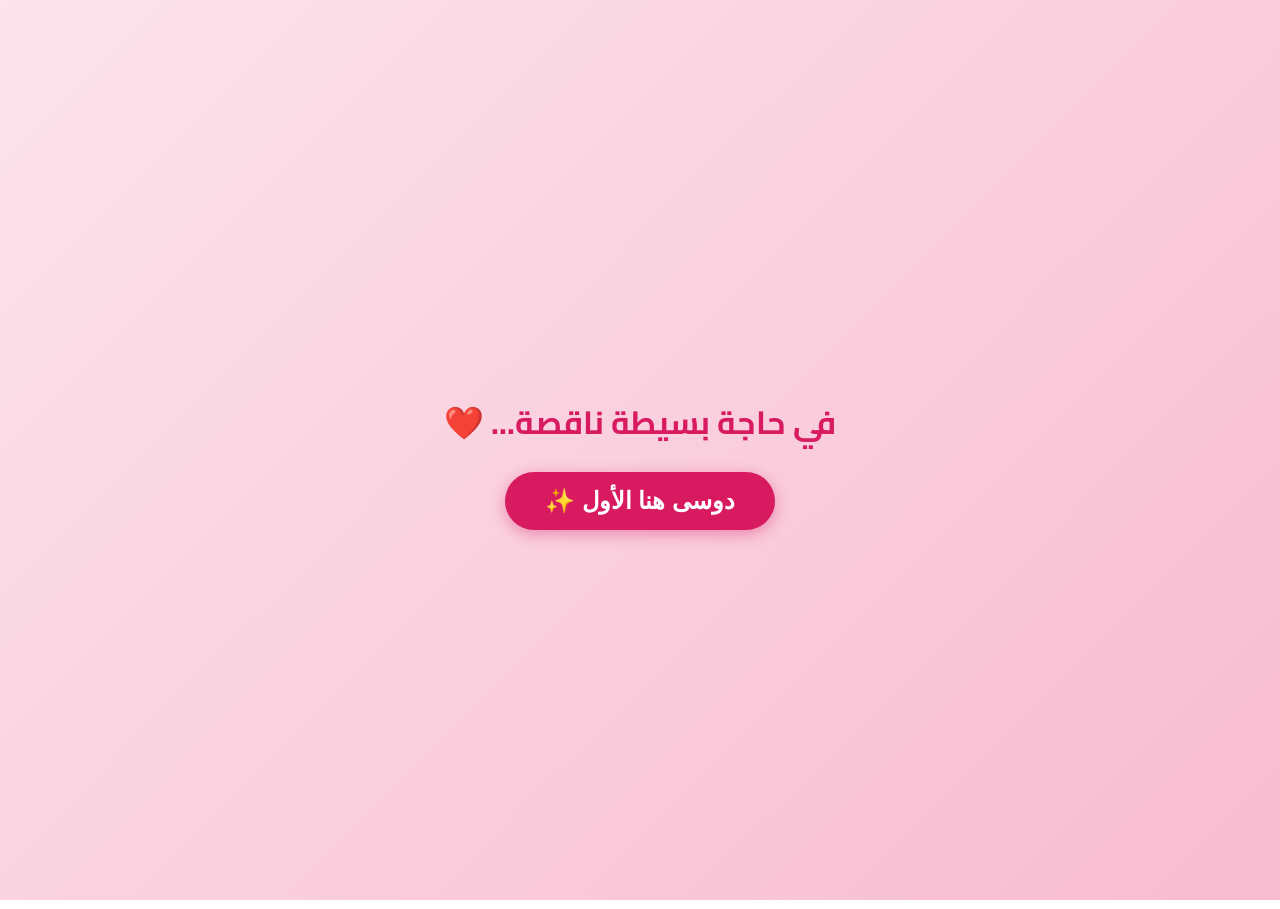
<file: index.html>
<!DOCTYPE html>
<html lang="ar" dir="rtl">
<head>
    <meta charset="UTF-8">
    <meta name="viewport" content="width=device-width, initial-scale=1.0">
    <title>ذكرياتنا الحلوة - أحمد وهاجر</title>
    <link href="https://fonts.googleapis.com/css2?family=Cairo:wght@400;700&display=swap" rel="stylesheet">
    <style>
        body, html {
            margin: 0;
            padding: 0;
            height: 100%;
            overflow: hidden;
            font-family: 'Cairo', sans-serif;
            background: linear-gradient(135deg, #fce4ec, #f8bbd0);
        }
        iframe {
            width: 100%;
            height: 100%;
            border: none;
        }
        #start-screen {
            position: absolute;
            top: 0;
            left: 0;
            width: 100%;
            height: 100%;
            background: linear-gradient(135deg, #fce4ec, #f8bbd0);
            display: flex;
            justify-content: center;
            align-items: center;
            flex-direction: column;
            z-index: 100;
        }
        .play-btn {
            padding: 15px 40px;
            background-color: #d81b60;
            color: white;
            border: none;
            border-radius: 30px;
            font-weight: bold;
            font-size: 1.5em;
            cursor: pointer;
            box-shadow: 0 4px 15px rgba(216,27,96,0.4);
            transition: transform 0.3s ease;
        }
        .play-btn:hover {
            transform: translateY(-3px);
            background-color: #ad1457;
        }
    </style>
</head>
<body>

    <div id="start-screen">
        <h1 style="color: #d81b60; margin-bottom: 20px;">في حاجة بسيطة ناقصة... ❤️</h1>
        <button class="play-btn" onclick="startExperience()">دوسى هنا الأول ✨</button>
    </div>

    <audio id="bg-music" loop>
        <source src="song.mp3" type="audio/mp3">
    </audio>

    <iframe id="content-frame" src=""></iframe>

    <script>
        function startExperience() {
            document.getElementById('start-screen').style.display = 'none';
            document.getElementById('bg-music').play();
            document.getElementById('content-frame').src = 'welcome.html';
        }
    </script>

</body>
</html>
</file>
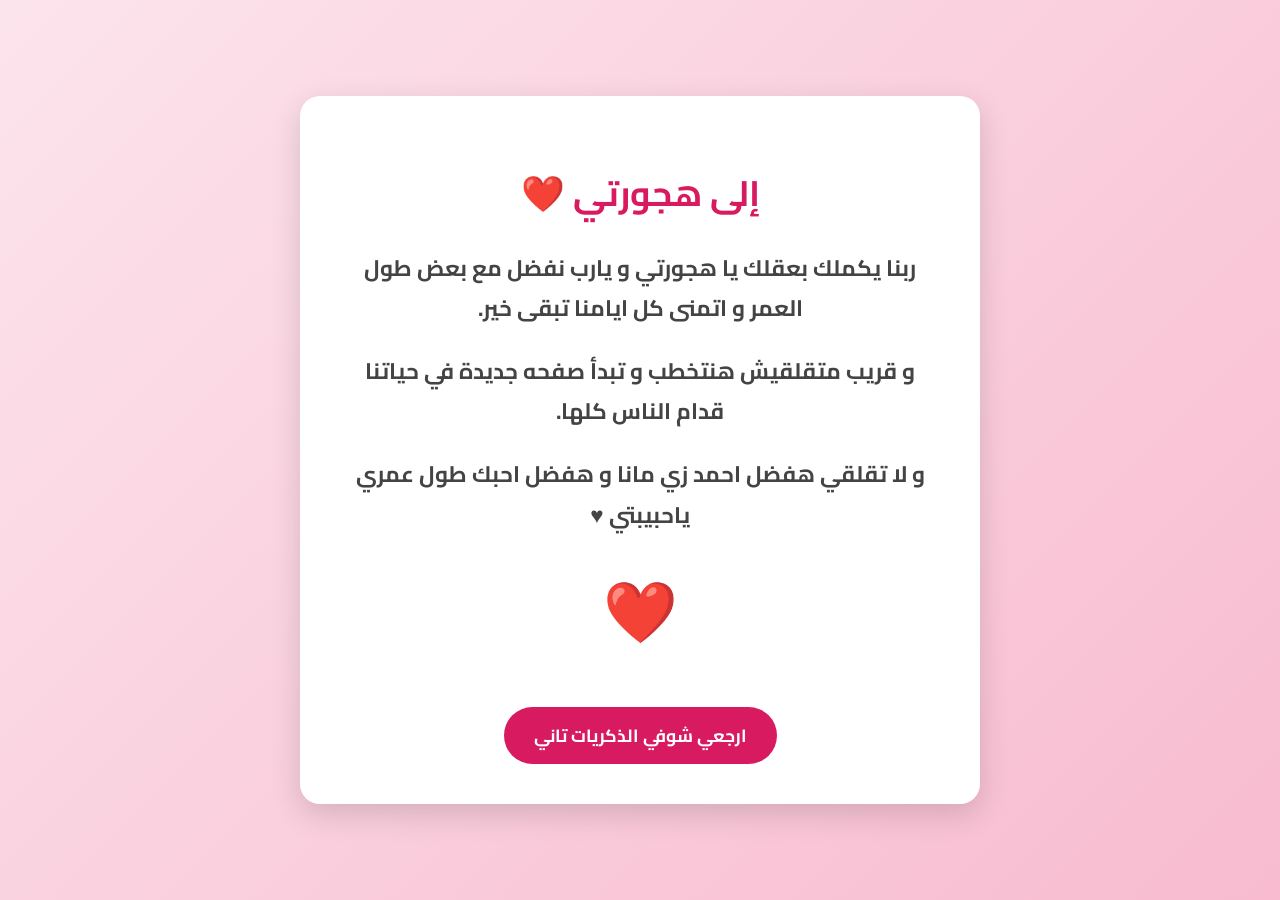
<file: ending.html>
<!DOCTYPE html>
<html lang="ar" dir="rtl">
<head>
    <meta charset="UTF-8">
    <meta name="viewport" content="width=device-width, initial-scale=1.0">
    <title>رسالة ختامية ❤️</title>
    <link href="https://fonts.googleapis.com/css2?family=Cairo:wght@400;700&display=swap" rel="stylesheet">
    <style>
        body {
            font-family: 'Cairo', sans-serif;
            background: linear-gradient(135deg, #fce4ec, #f8bbd0);
            margin: 0;
            height: 100vh;
            display: flex;
            align-items: center;
            justify-content: center;
            padding: 20px;
            box-sizing: border-box;
        }
        .letter-box {
            background: #fff;
            padding: 40px;
            border-radius: 20px;
            box-shadow: 0 10px 30px rgba(0,0,0,0.15);
            max-width: 600px;
            text-align: center;
            position: relative;
        }
        .letter-box h1 {
            color: #d81b60;
            margin-bottom: 20px;
            font-size: 2.2em;
        }
        .letter-box p {
            font-size: 1.4em;
            color: #444;
            line-height: 1.8;
            margin-bottom: 15px;
            font-weight: bold;
        }
        .heart {
            font-size: 60px;
            color: #d81b60;
            margin: 20px 0;
            animation: heartbeat 1.2s infinite;
        }
        @keyframes heartbeat {
            0% { transform: scale(1); }
            14% { transform: scale(1.3); }
            28% { transform: scale(1); }
            42% { transform: scale(1.3); }
            70% { transform: scale(1); }
        }
        .back-btn {
            display: inline-block;
            margin-top: 20px;
            padding: 12px 30px;
            background-color: #d81b60;
            color: white;
            text-decoration: none;
            border-radius: 30px;
            font-weight: bold;
            font-size: 1.1em;
            transition: background 0.3s ease, transform 0.3s ease;
        }
        .back-btn:hover {
            background-color: #ad1457;
            transform: translateY(-3px);
        }
    </style>
</head>
<body>

    <div class="letter-box">
        <h1>إلى هجورتي ❤️</h1>
        <p>ربنا يكملك بعقلك يا هجورتي و يارب نفضل مع بعض طول العمر و اتمنى كل ايامنا تبقى خير.</p>
        <p>و قريب متقلقيش هنتخطب و تبدأ صفحه جديدة في حياتنا قدام الناس كلها.</p>
        <p>و لا تقلقي هفضل احمد زي مانا و هفضل احبك طول عمري ياحبيبتي ♥</p>
        
        <div class="heart">❤️</div>
        
        <!-- الزرار ده هيرجعها للصفحة الأولى لو حبت تعيد الذكريات -->
        <a href="welcome.html" class="back-btn">ارجعي شوفي الذكريات تاني</a>
    </div>

</body>
</html>
</file>
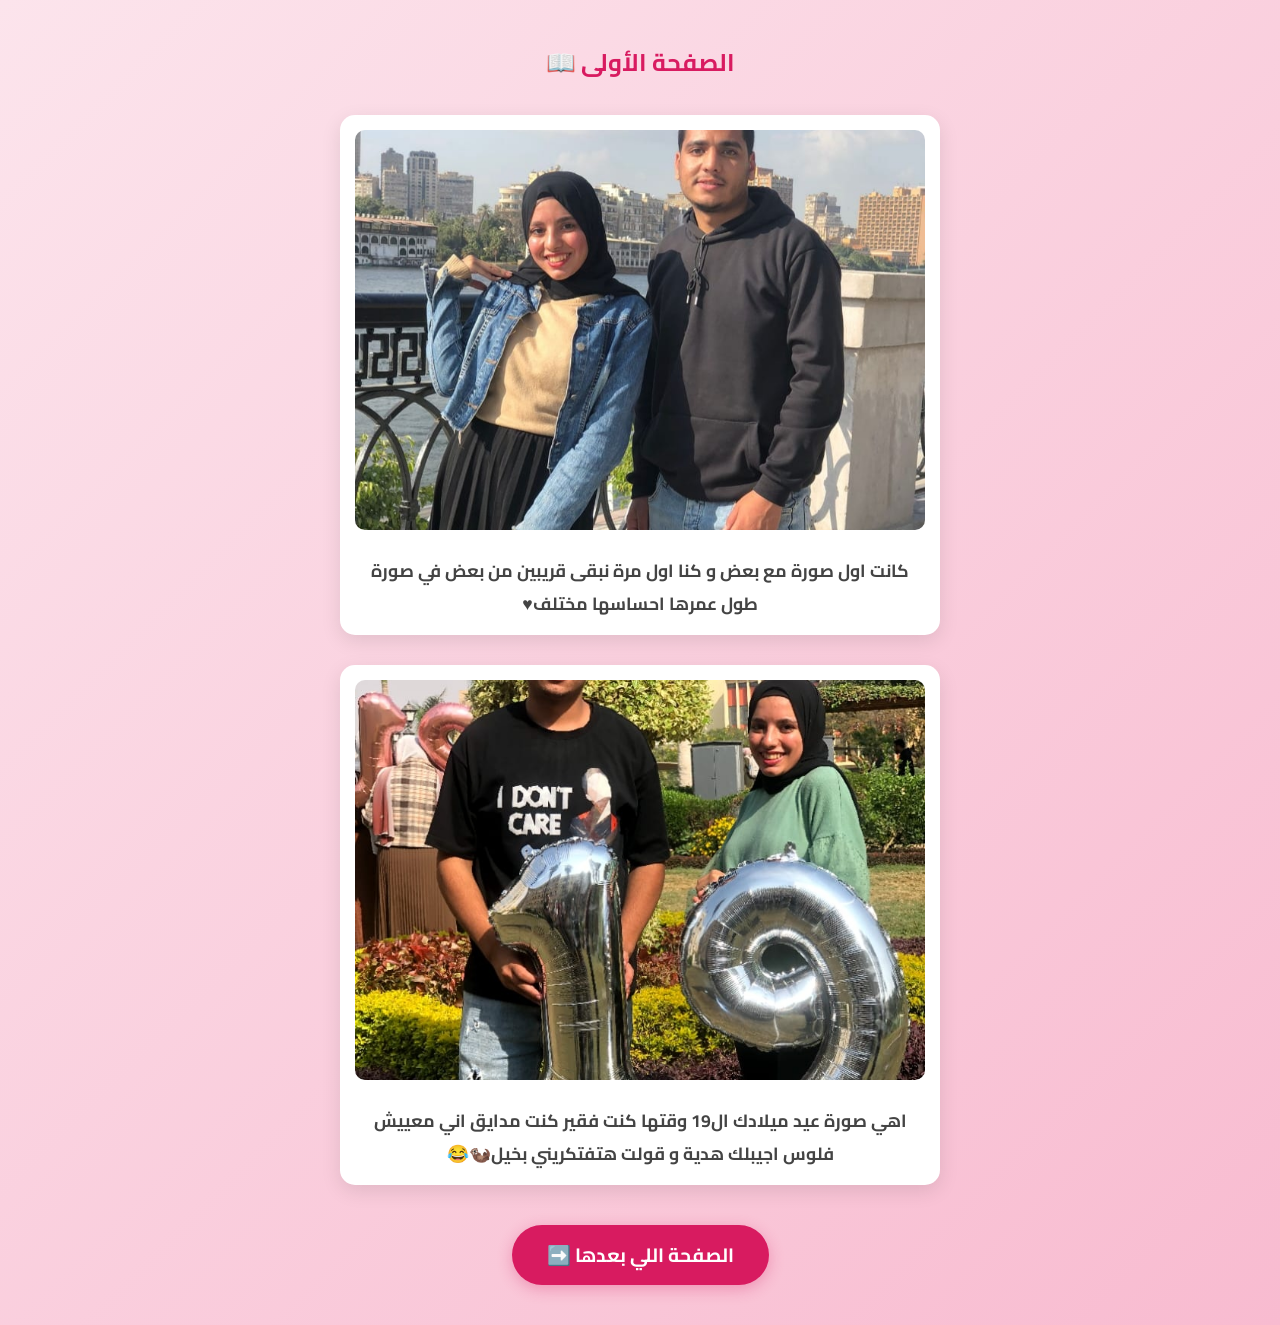
<file: page1.html>
<!DOCTYPE html>
<html lang="ar" dir="rtl">
<head>
    <meta charset="UTF-8">
    <meta name="viewport" content="width=device-width, initial-scale=1.0">
    <title>الصفحة الأولى - ذكرياتنا</title>
    <link href="https://fonts.googleapis.com/css2?family=Cairo:wght@400;700&display=swap" rel="stylesheet">
    <style>
        body {
            font-family: 'Cairo', sans-serif;
            background: linear-gradient(135deg, #fce4ec, #f8bbd0);
            margin: 0;
            padding: 20px;
            color: #333;
            display: flex;
            flex-direction: column;
            align-items: center;
        }
        h2 { color: #d81b60; margin-bottom: 30px; }
        .gallery {
            display: flex;
            flex-direction: column;
            gap: 30px;
            max-width: 600px;
            width: 100%;
        }
        .card {
            background: #fff;
            padding: 15px;
            border-radius: 15px;
            box-shadow: 0 6px 20px rgba(0,0,0,0.1);
        }
        .card img {
            width: 100%;
            border-radius: 10px;
            max-height: 400px;
            object-fit: cover;
        }
        .caption {
            margin-top: 15px;
            font-size: 1.1em;
            text-align: center;
            color: #444;
            font-weight: bold;
        }
        .next-btn {
            margin-top: 40px;
            margin-bottom: 20px;
            padding: 12px 35px;
            background-color: #d81b60;
            color: white;
            text-decoration: none;
            border-radius: 30px;
            font-weight: bold;
            font-size: 1.2em;
            box-shadow: 0 4px 15px rgba(216,27,96,0.3);
        }
    </style>
</head>
<body>

    <h2>الصفحة الأولى 📖</h2>

    <div class="gallery">
        <!-- الصورة الأولى -->
        <div class="card">
            <img src="IMG_٢٠٢٦٠٨١١_٠٠٥١٤٨.jpg" alt="صورة 1">
            <div class="caption">كانت اول صورة مع بعض و كنا اول مرة نبقى قريبين من بعض في صورة طول عمرها احساسها مختلف♥</div>
        </div>

        <!-- الصورة التانية -->
        <div class="card">
            <img src="IMG_٢٠٢٦٠٨١١_٠٠٥٠٥٥.jpg" alt="صورة 2">
            <div class="caption">اهي صورة عيد ميلادك ال19 وقتها كنت فقير كنت مدايق اني معييش فلوس اجيبلك هدية و قولت هتفتكريني بخيل🦦😂</div>
        </div>
    </div>

    <!-- زرار الصفحة اللي بعدها -->
    <a href="page2.html" class="next-btn">الصفحة اللي بعدها ➡️</a>

</body>
</html>
</file>
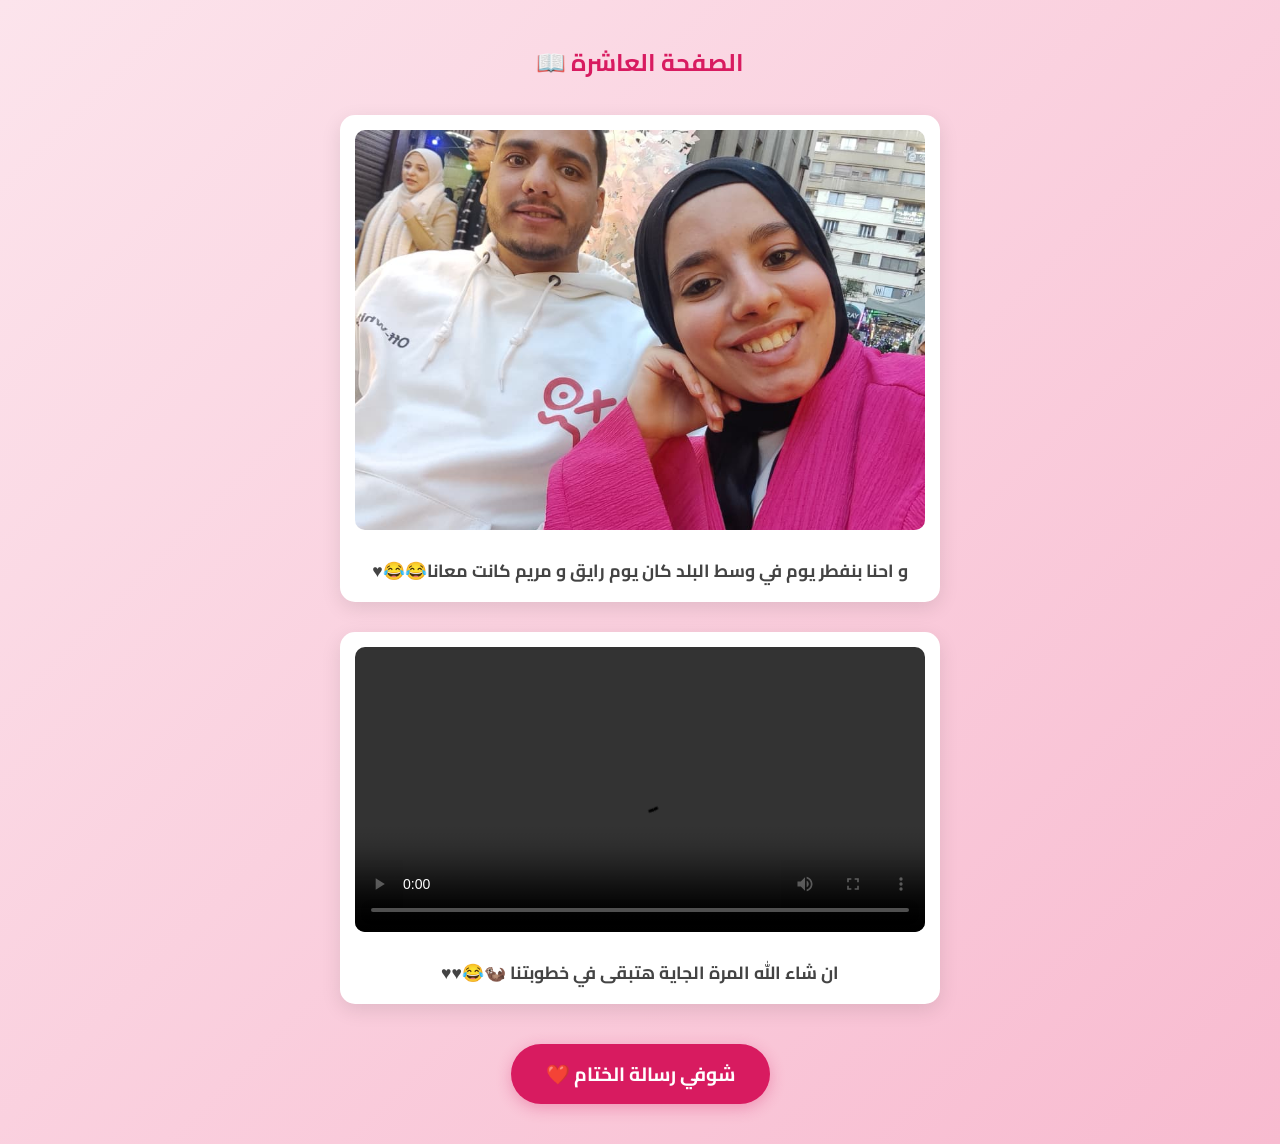
<file: page10.html>
<!DOCTYPE html>
<html lang="ar" dir="rtl">
<head>
    <meta charset="UTF-8">
    <meta name="viewport" content="width=device-width, initial-scale=1.0">
    <title>الصفحة العاشرة - ذكرياتنا</title>
    <link href="https://fonts.googleapis.com/css2?family=Cairo:wght@400;700&display=swap" rel="stylesheet">
    <style>
        body { font-family: 'Cairo', sans-serif; background: linear-gradient(135deg, #fce4ec, #f8bbd0); margin: 0; padding: 20px; display: flex; flex-direction: column; align-items: center; }
        h2 { color: #d81b60; margin-bottom: 30px; }
        .gallery { display: flex; flex-direction: column; gap: 30px; max-width: 600px; width: 100%; }
        .card { background: #fff; padding: 15px; border-radius: 15px; box-shadow: 0 6px 20px rgba(0,0,0,0.1); }
        .card img, .card video { width: 100%; border-radius: 10px; max-height: 400px; object-fit: cover; }
        .caption { margin-top: 15px; font-size: 1.1em; text-align: center; color: #444; font-weight: bold; }
        .next-btn { margin-top: 40px; margin-bottom: 20px; padding: 12px 35px; background-color: #d81b60; color: white; text-decoration: none; border-radius: 30px; font-weight: bold; font-size: 1.2em; box-shadow: 0 4px 15px rgba(216,27,96,0.3); }
        .next-btn:hover { background-color: #ad1457; transform: translateY(-3px); }
    </style>
</head>
<body>
    <h2>الصفحة العاشرة 📖</h2>
    <div class="gallery">
        <div class="card">
            <img src="IMG-20260615-WA0102.jpg" alt="صورة 19">
            <div class="caption">و احنا بنفطر يوم في وسط البلد كان يوم رايق و مريم كانت معانا😂😂♥</div>
        </div>
        <div class="card">
            <video controls>
                <source src="VID-20260615-WA0117.mp4" type="video/mp4">
            </video>
            <div class="caption">ان شاء الله المرة الجاية هتبقى في خطوبتنا 🦦😂♥♥</div>
        </div>
    </div>
    <!-- ده الزرار اللي هيوديها لرسالة الختام اللي فيها الوعد بتاعك -->
    <a href="ending.html" class="next-btn">شوفي رسالة الختام ❤️</a>
</body>
</html>
</file>
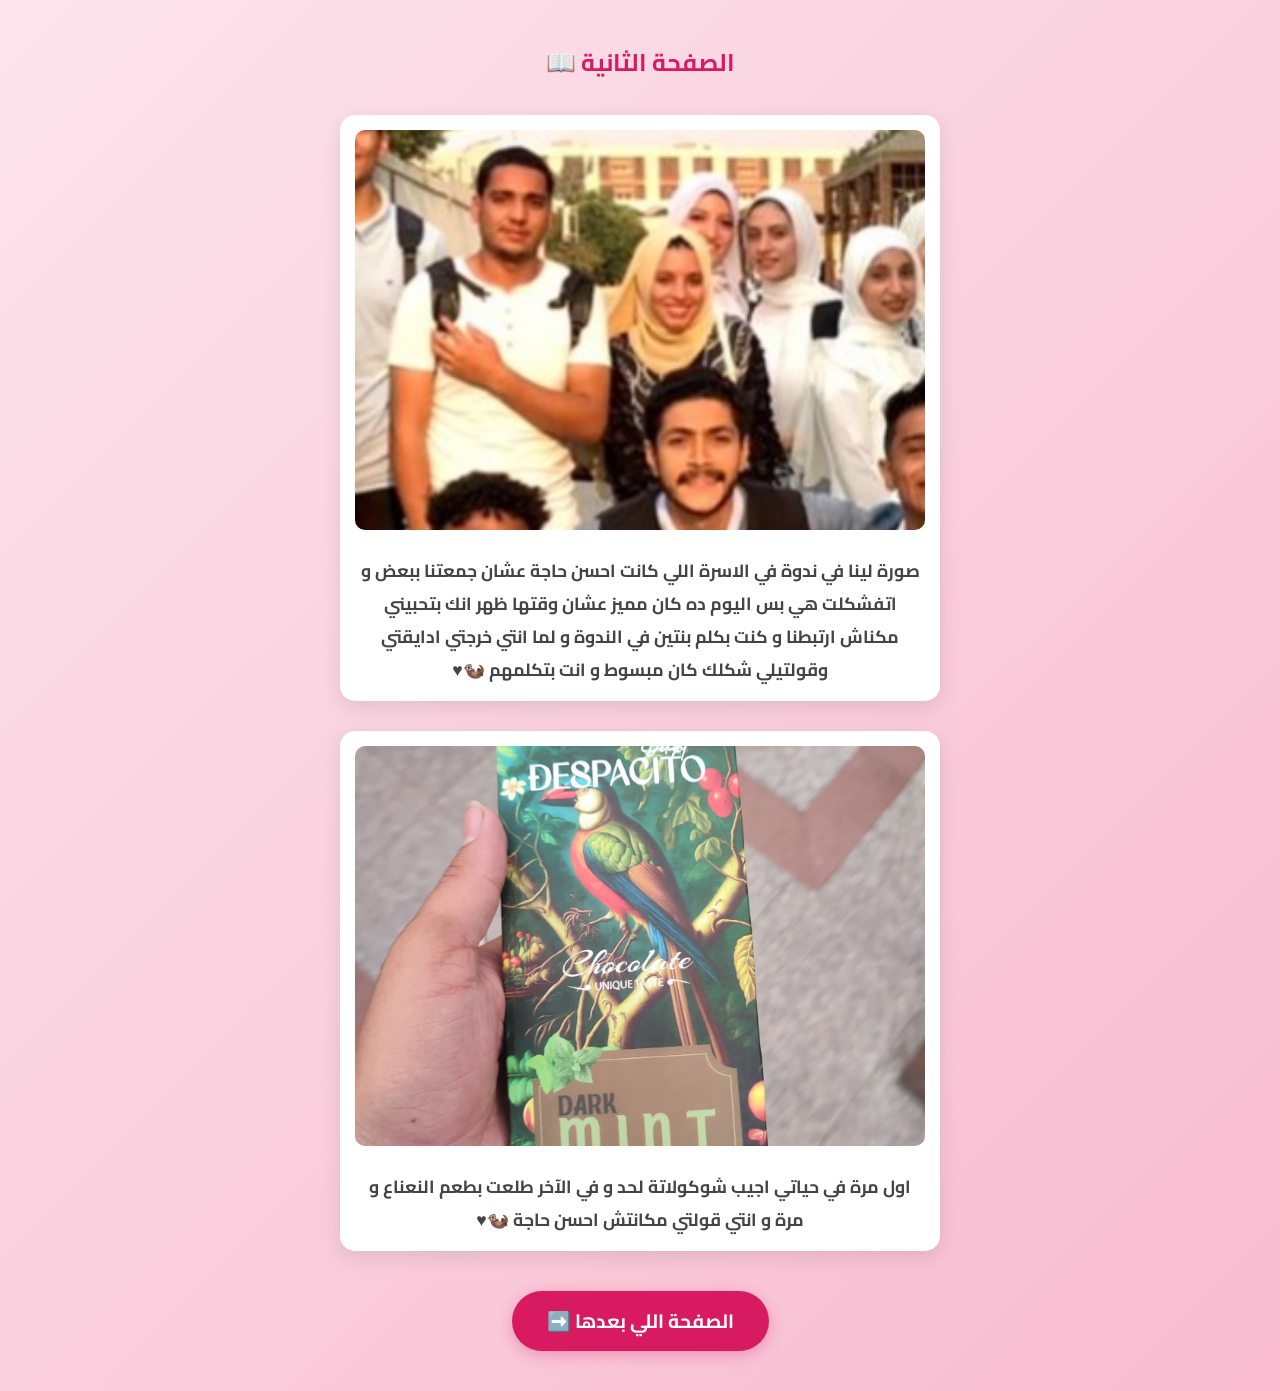
<file: page2.html>
<!DOCTYPE html>
<html lang="ar" dir="rtl">
<head>
    <meta charset="UTF-8">
    <meta name="viewport" content="width=device-width, initial-scale=1.0">
    <title>الصفحة الثانية - ذكرياتنا</title>
    <link href="https://fonts.googleapis.com/css2?family=Cairo:wght@400;700&display=swap" rel="stylesheet">
    <style>
        body { font-family: 'Cairo', sans-serif; background: linear-gradient(135deg, #fce4ec, #f8bbd0); margin: 0; padding: 20px; display: flex; flex-direction: column; align-items: center; }
        h2 { color: #d81b60; margin-bottom: 30px; }
        .gallery { display: flex; flex-direction: column; gap: 30px; max-width: 600px; width: 100%; }
        .card { background: #fff; padding: 15px; border-radius: 15px; box-shadow: 0 6px 20px rgba(0,0,0,0.1); }
        .card img, .card video { width: 100%; border-radius: 10px; max-height: 400px; object-fit: cover; }
        .caption { margin-top: 15px; font-size: 1.1em; text-align: center; color: #444; font-weight: bold; }
        .next-btn { margin-top: 40px; margin-bottom: 20px; padding: 12px 35px; background-color: #d81b60; color: white; text-decoration: none; border-radius: 30px; font-weight: bold; font-size: 1.2em; box-shadow: 0 4px 15px rgba(216,27,96,0.3); }
    </style>
</head>
<body>
    <h2>الصفحة الثانية 📖</h2>
    <div class="gallery">
        <div class="card">
            <img src="IMG_٢٠٢٦٠٨١١_٠٠٥٥٣٩.jpg" alt="صورة 3">
            <div class="caption">صورة لينا في ندوة في الاسرة اللي كانت احسن حاجة عشان جمعتنا ببعض و اتفشكلت هي بس اليوم ده كان مميز عشان وقتها ظهر انك بتحبيني مكناش ارتبطنا و كنت بكلم بنتين في الندوة و لما انتي خرجتي ادايقتي وقولتيلي شكلك كان مبسوط و انت بتكلمهم 🦦♥</div>
        </div>
        <div class="card">
            <img src="IMG_20240722_075006.jpg" alt="صورة 4">
            <div class="caption">اول مرة في حياتي اجيب شوكولاتة لحد و في الآخر طلعت بطعم النعناع و مرة و انتي قولتي مكانتش احسن حاجة 🦦♥</div>
        </div>
    </div>
    <a href="page3.html" class="next-btn">الصفحة اللي بعدها ➡️</a>
</body>
</html>
</file>
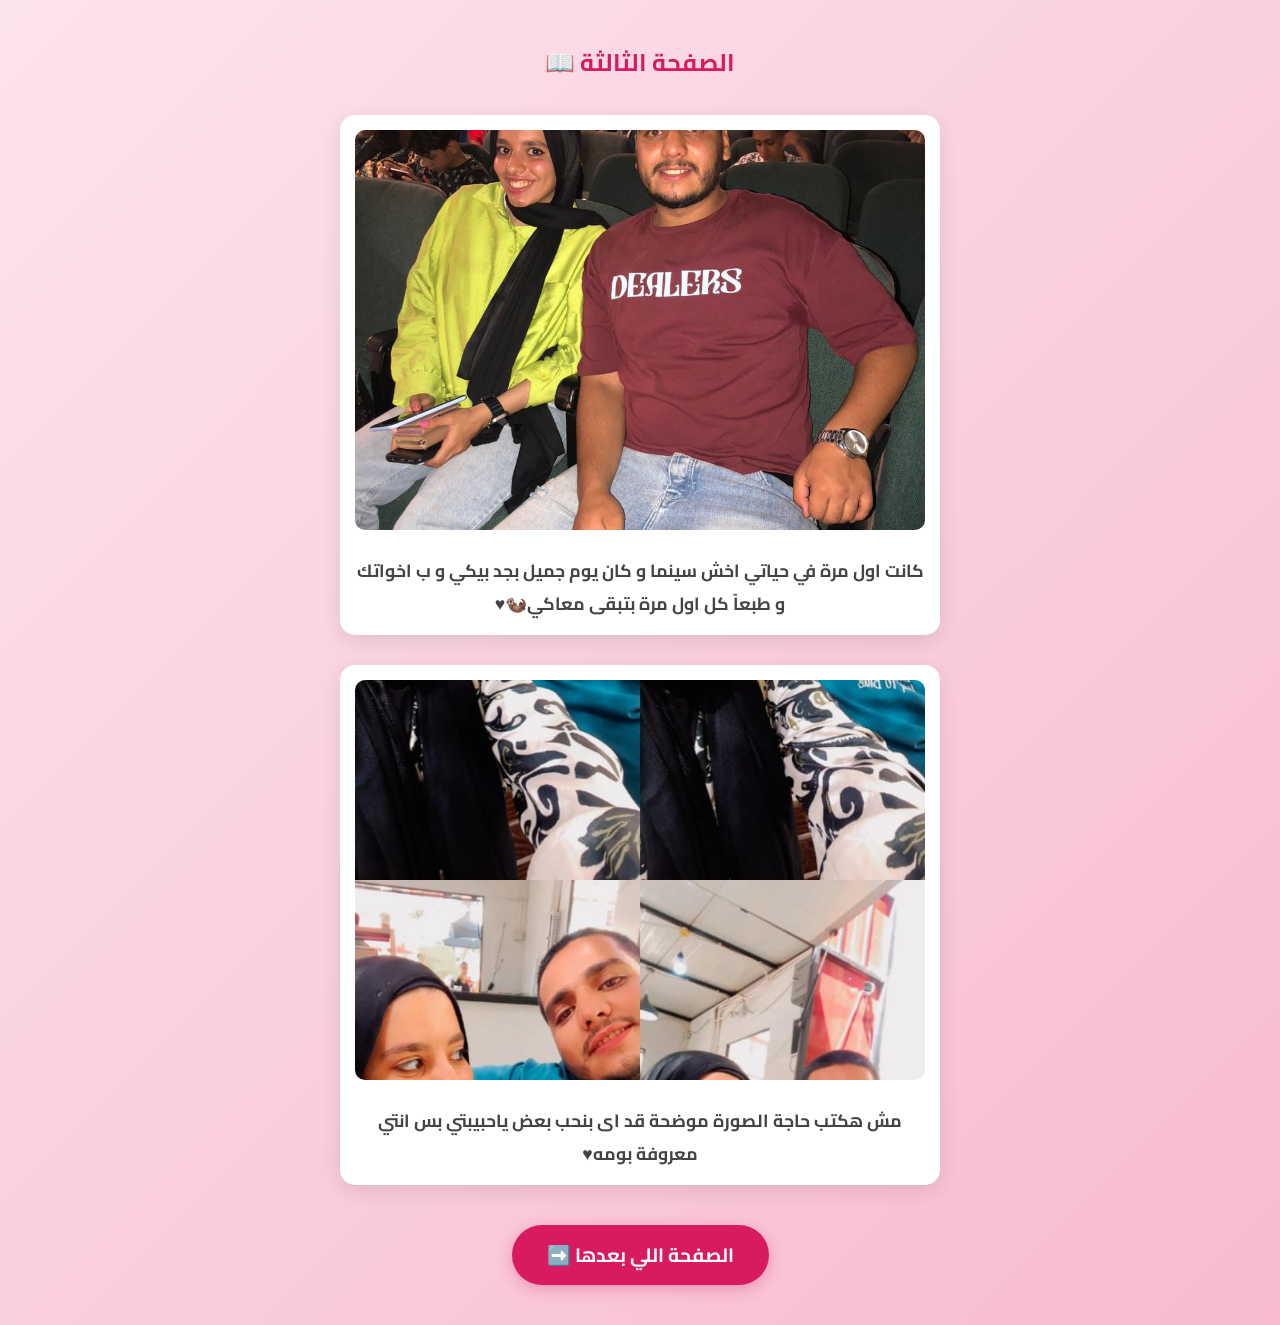
<file: page3.html>
<!DOCTYPE html>
<html lang="ar" dir="rtl">
<head>
    <meta charset="UTF-8">
    <meta name="viewport" content="width=device-width, initial-scale=1.0">
    <title>الصفحة الثالثة - ذكرياتنا</title>
    <link href="https://fonts.googleapis.com/css2?family=Cairo:wght@400;700&display=swap" rel="stylesheet">
    <style>
        body { font-family: 'Cairo', sans-serif; background: linear-gradient(135deg, #fce4ec, #f8bbd0); margin: 0; padding: 20px; display: flex; flex-direction: column; align-items: center; }
        h2 { color: #d81b60; margin-bottom: 30px; }
        .gallery { display: flex; flex-direction: column; gap: 30px; max-width: 600px; width: 100%; }
        .card { background: #fff; padding: 15px; border-radius: 15px; box-shadow: 0 6px 20px rgba(0,0,0,0.1); }
        .card img, .card video { width: 100%; border-radius: 10px; max-height: 400px; object-fit: cover; }
        .caption { margin-top: 15px; font-size: 1.1em; text-align: center; color: #444; font-weight: bold; }
        .next-btn { margin-top: 40px; margin-bottom: 20px; padding: 12px 35px; background-color: #d81b60; color: white; text-decoration: none; border-radius: 30px; font-weight: bold; font-size: 1.2em; box-shadow: 0 4px 15px rgba(216,27,96,0.3); }
    </style>
</head>
<body>
    <h2>الصفحة الثالثة 📖</h2>
    <div class="gallery">
        <div class="card">
            <img src="IMG-20250608-WA0022.jpg" alt="صورة 5">
            <div class="caption">كانت اول مرة في حياتي اخش سينما و كان يوم جميل بجد بيكي و ب اخواتك و طبعاً كل اول مرة بتبقى معاكي🦦♥</div>
        </div>
        <div class="card">
            <img src="IMG-20250519-WA0008.jpg" alt="صورة 6">
            <div class="caption">مش هكتب حاجة الصورة موضحة قد اى بنحب بعض ياحبيبتي بس انتي معروفة بومه♥</div>
        </div>
    </div>
    <a href="page4.html" class="next-btn">الصفحة اللي بعدها ➡️</a>
</body>
</html>
</file>
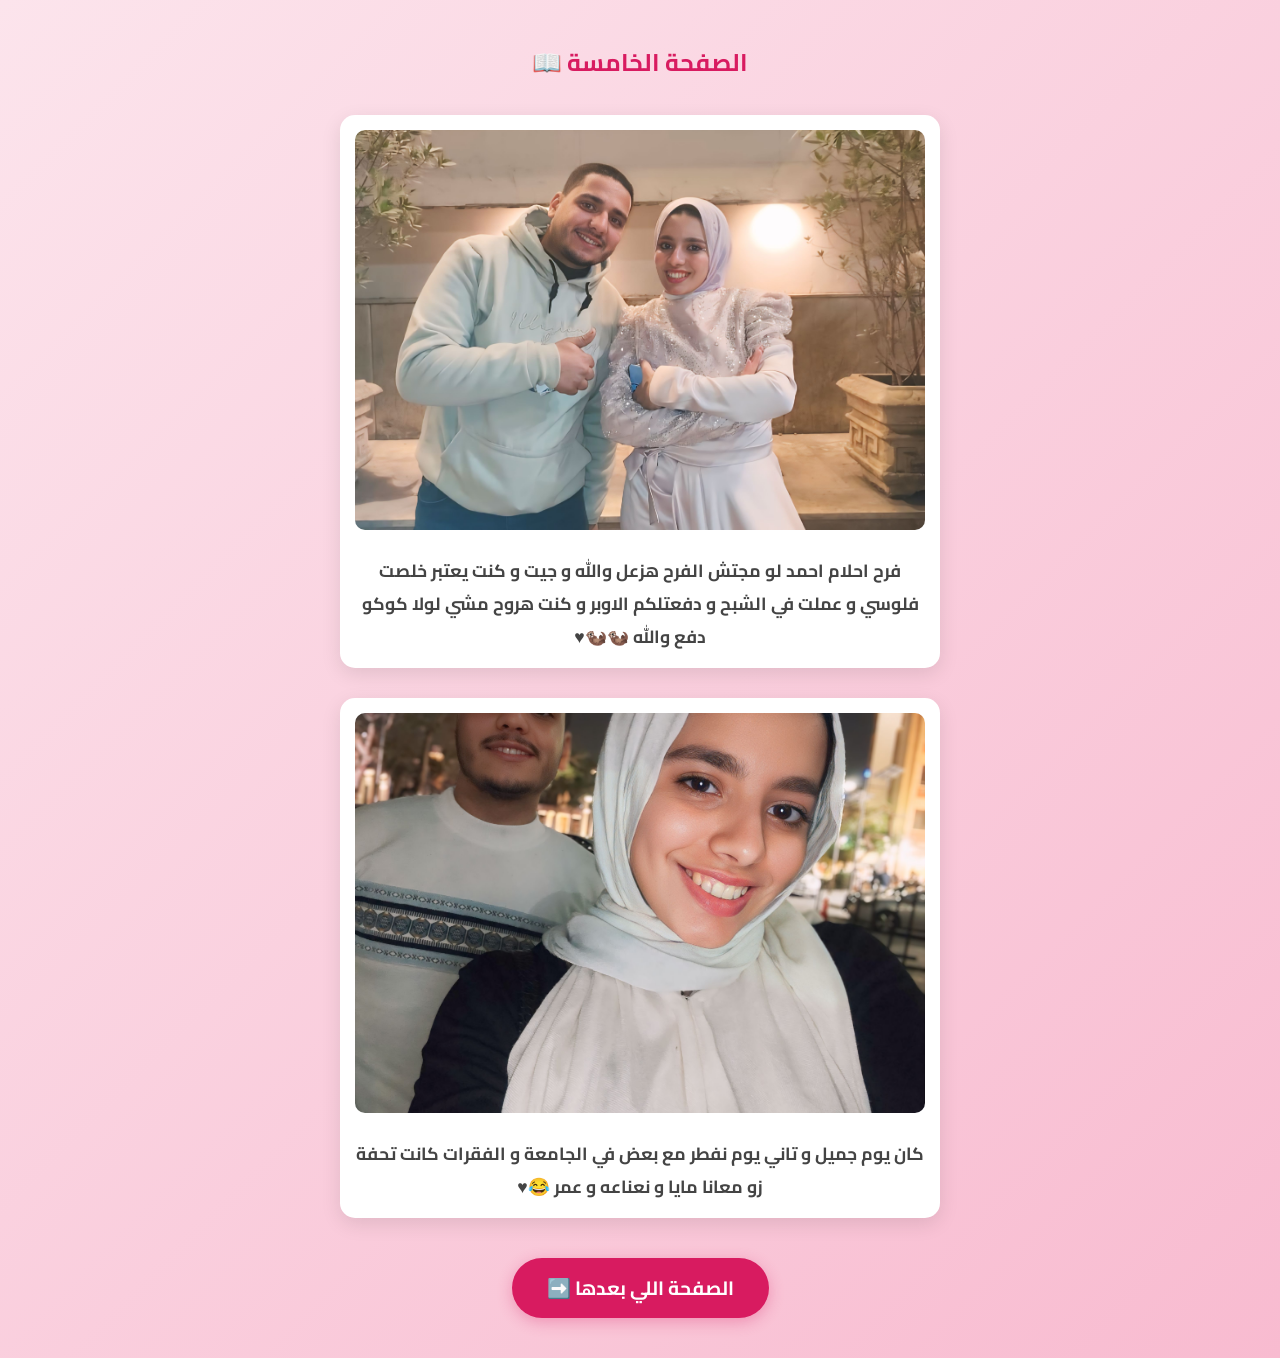
<file: page5.html>
<!DOCTYPE html>
<html lang="ar" dir="rtl">
<head>
    <meta charset="UTF-8">
    <meta name="viewport" content="width=device-width, initial-scale=1.0">
    <title>الصفحة الخامسة - ذكرياتنا</title>
    <link href="https://fonts.googleapis.com/css2?family=Cairo:wght@400;700&display=swap" rel="stylesheet">
    <style>
        body { font-family: 'Cairo', sans-serif; background: linear-gradient(135deg, #fce4ec, #f8bbd0); margin: 0; padding: 20px; display: flex; flex-direction: column; align-items: center; }
        h2 { color: #d81b60; margin-bottom: 30px; }
        .gallery { display: flex; flex-direction: column; gap: 30px; max-width: 600px; width: 100%; }
        .card { background: #fff; padding: 15px; border-radius: 15px; box-shadow: 0 6px 20px rgba(0,0,0,0.1); }
        .card img, .card video { width: 100%; border-radius: 10px; max-height: 400px; object-fit: cover; }
        .caption { margin-top: 15px; font-size: 1.1em; text-align: center; color: #444; font-weight: bold; }
        .next-btn { margin-top: 40px; margin-bottom: 20px; padding: 12px 35px; background-color: #d81b60; color: white; text-decoration: none; border-radius: 30px; font-weight: bold; font-size: 1.2em; box-shadow: 0 4px 15px rgba(216,27,96,0.3); }
    </style>
</head>
<body>
    <h2>الصفحة الخامسة 📖</h2>
    <div class="gallery">
        <div class="card">
            <img src="1739033380803.jpg" alt="صورة 9">
            <div class="caption">فرح احلام احمد لو مجتش الفرح هزعل والله و جيت و كنت يعتبر خلصت فلوسي و عملت في الشبح و دفعتلكم الاوبر و كنت هروح مشي لولا كوكو دفع والله 🦦🦦♥</div>
        </div>
        <div class="card">
            <img src="1712182198828.jpg" alt="صورة 10">
            <div class="caption">كان يوم جميل و تاني يوم نفطر مع بعض في الجامعة و الفقرات كانت تحفة زو معانا مايا و نعناعه و عمر 😂♥</div>
        </div>
    </div>
    <a href="page6.html" class="next-btn">الصفحة اللي بعدها ➡️</a>
</body>
</html>
</file>
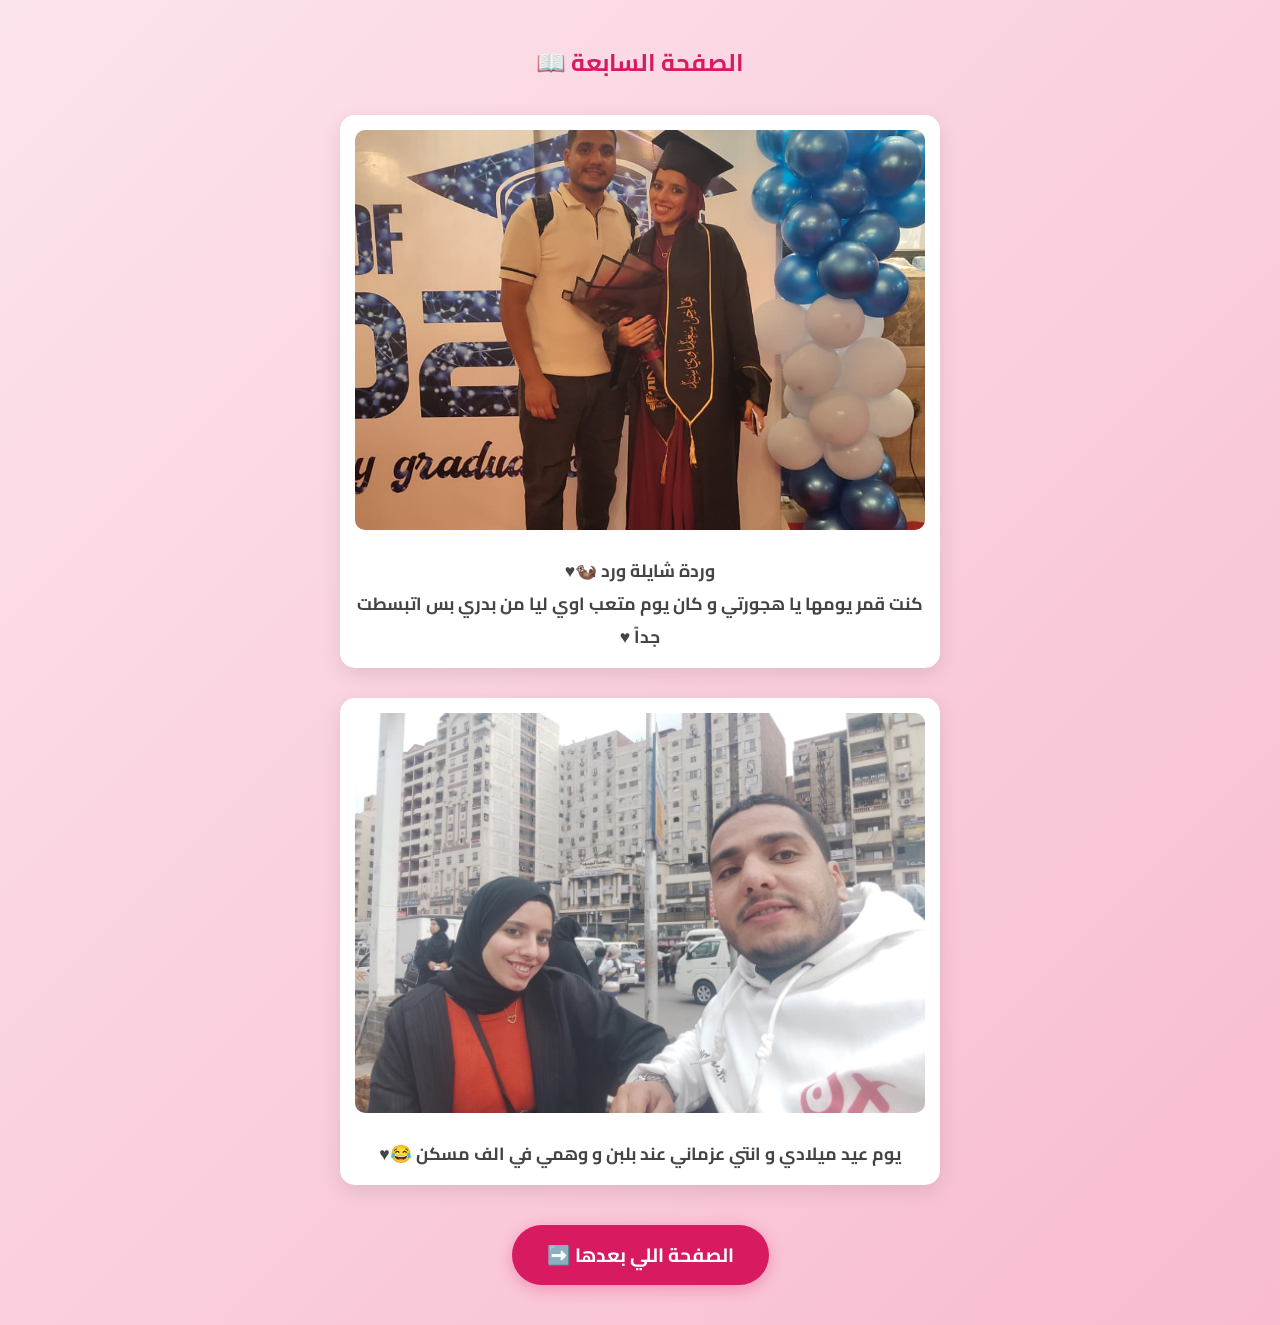
<file: page7.html>
<!DOCTYPE html>
<html lang="ar" dir="rtl">
<head>
    <meta charset="UTF-8">
    <meta name="viewport" content="width=device-width, initial-scale=1.0">
    <title>الصفحة السابعة - ذكرياتنا</title>
    <link href="https://fonts.googleapis.com/css2?family=Cairo:wght@400;700&display=swap" rel="stylesheet">
    <style>
        body { font-family: 'Cairo', sans-serif; background: linear-gradient(135deg, #fce4ec, #f8bbd0); margin: 0; padding: 20px; display: flex; flex-direction: column; align-items: center; }
        h2 { color: #d81b60; margin-bottom: 30px; }
        .gallery { display: flex; flex-direction: column; gap: 30px; max-width: 600px; width: 100%; }
        .card { background: #fff; padding: 15px; border-radius: 15px; box-shadow: 0 6px 20px rgba(0,0,0,0.1); }
        .card img, .card video { width: 100%; border-radius: 10px; max-height: 400px; object-fit: cover; }
        .caption { margin-top: 15px; font-size: 1.1em; text-align: center; color: #444; font-weight: bold; }
        .next-btn { margin-top: 40px; margin-bottom: 20px; padding: 12px 35px; background-color: #d81b60; color: white; text-decoration: none; border-radius: 30px; font-weight: bold; font-size: 1.2em; box-shadow: 0 4px 15px rgba(216,27,96,0.3); }
    </style>
</head>
<body>
    <h2>الصفحة السابعة 📖</h2>
    <div class="gallery">
        <div class="card">
            <img src="IMG-20260615-WA0118.jpg" alt="صورة 13">
            <div class="caption">وردة شايلة ورد 🦦♥<br>كنت قمر يومها يا هجورتي و كان يوم متعب اوي ليا من بدري بس اتبسطت جداً ♥</div>
        </div>
        <div class="card">
            <img src="IMG-20260615-WA0096.jpg" alt="صورة 14">
            <div class="caption">يوم عيد ميلادي و انتي عزماني عند بلبن و وهمي في الف مسكن 😂♥</div>
        </div>
    </div>
    <a href="page8.html" class="next-btn">الصفحة اللي بعدها ➡️</a>
</body>
</html>
</file>
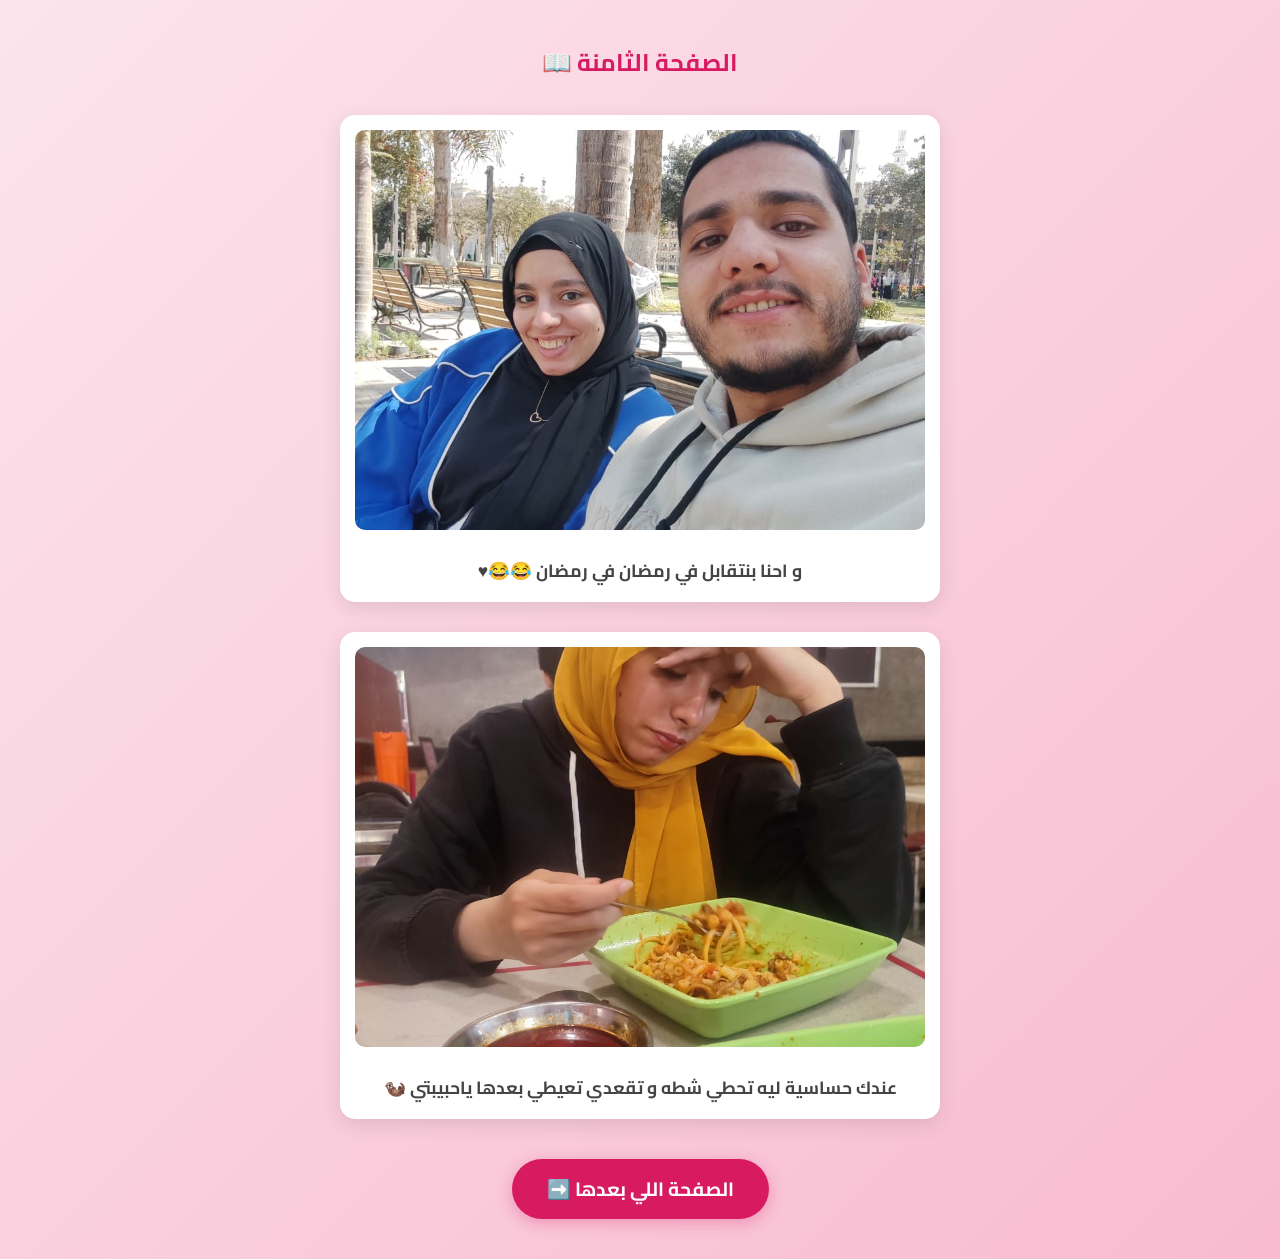
<file: page8.html>
<!DOCTYPE html>
<html lang="ar" dir="rtl">
<head>
    <meta charset="UTF-8">
    <meta name="viewport" content="width=device-width, initial-scale=1.0">
    <title>الصفحة الثامنة - ذكرياتنا</title>
    <link href="https://fonts.googleapis.com/css2?family=Cairo:wght@400;700&display=swap" rel="stylesheet">
    <style>
        body { font-family: 'Cairo', sans-serif; background: linear-gradient(135deg, #fce4ec, #f8bbd0); margin: 0; padding: 20px; display: flex; flex-direction: column; align-items: center; }
        h2 { color: #d81b60; margin-bottom: 30px; }
        .gallery { display: flex; flex-direction: column; gap: 30px; max-width: 600px; width: 100%; }
        .card { background: #fff; padding: 15px; border-radius: 15px; box-shadow: 0 6px 20px rgba(0,0,0,0.1); }
        .card img, .card video { width: 100%; border-radius: 10px; max-height: 400px; object-fit: cover; }
        .caption { margin-top: 15px; font-size: 1.1em; text-align: center; color: #444; font-weight: bold; }
        .next-btn { margin-top: 40px; margin-bottom: 20px; padding: 12px 35px; background-color: #d81b60; color: white; text-decoration: none; border-radius: 30px; font-weight: bold; font-size: 1.2em; box-shadow: 0 4px 15px rgba(216,27,96,0.3); }
    </style>
</head>
<body>
    <h2>الصفحة الثامنة 📖</h2>
    <div class="gallery">
        <div class="card">
            <img src="IMG-20260615-WA0100.jpg" alt="صورة 15">
            <div class="caption">و احنا بنتقابل في رمضان في رمضان 😂😂♥</div>
        </div>
        <div class="card">
            <img src="IMG-20260615-WA0070.jpg" alt="صورة 16">
            <div class="caption">عندك حساسية ليه تحطي شطه و تقعدي تعيطي بعدها ياحبيبتي 🦦</div>
        </div>
    </div>
    <a href="page9.html" class="next-btn">الصفحة اللي بعدها ➡️</a>
</body>
</html>
</file>
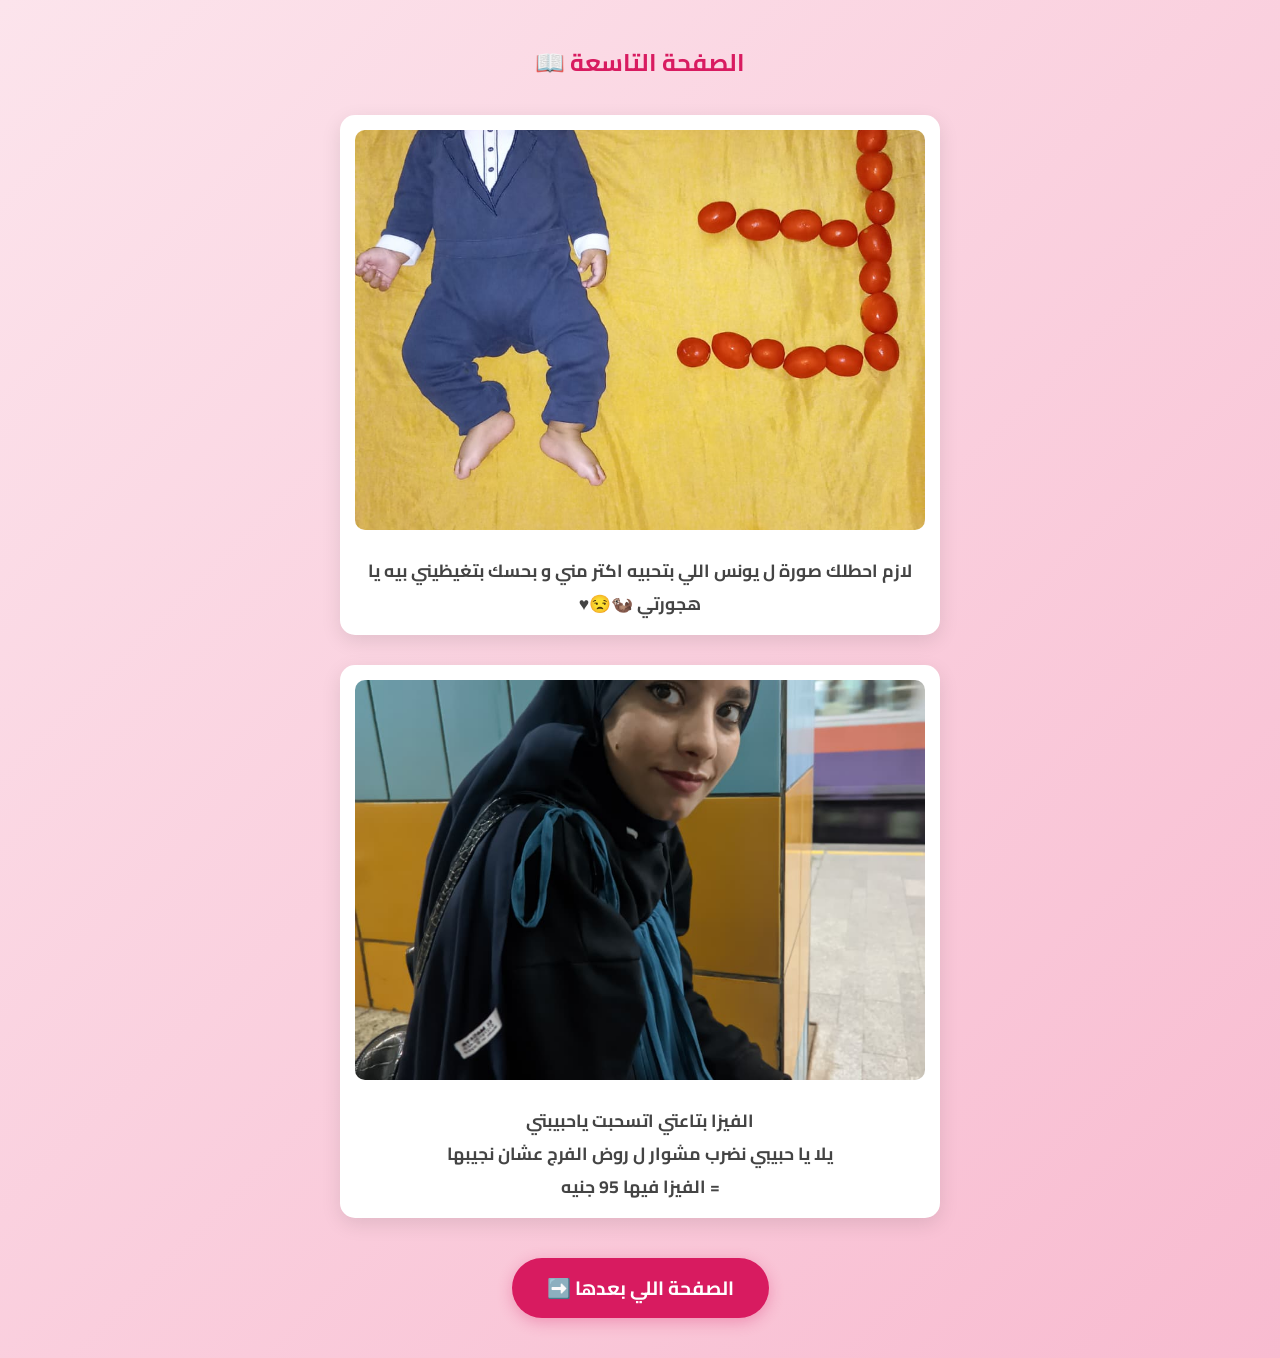
<file: page9.html>
<!DOCTYPE html>
<html lang="ar" dir="rtl">
<head>
    <meta charset="UTF-8">
    <meta name="viewport" content="width=device-width, initial-scale=1.0">
    <title>الصفحة التاسعة - ذكرياتنا</title>
    <link href="https://fonts.googleapis.com/css2?family=Cairo:wght@400;700&display=swap" rel="stylesheet">
    <style>
        body { font-family: 'Cairo', sans-serif; background: linear-gradient(135deg, #fce4ec, #f8bbd0); margin: 0; padding: 20px; display: flex; flex-direction: column; align-items: center; }
        h2 { color: #d81b60; margin-bottom: 30px; }
        .gallery { display: flex; flex-direction: column; gap: 30px; max-width: 600px; width: 100%; }
        .card { background: #fff; padding: 15px; border-radius: 15px; box-shadow: 0 6px 20px rgba(0,0,0,0.1); }
        .card img, .card video { width: 100%; border-radius: 10px; max-height: 400px; object-fit: cover; }
        .caption { margin-top: 15px; font-size: 1.1em; text-align: center; color: #444; font-weight: bold; }
        .next-btn { margin-top: 40px; margin-bottom: 20px; padding: 12px 35px; background-color: #d81b60; color: white; text-decoration: none; border-radius: 30px; font-weight: bold; font-size: 1.2em; box-shadow: 0 4px 15px rgba(216,27,96,0.3); }
    </style>
</head>
<body>
    <h2>الصفحة التاسعة 📖</h2>
    <div class="gallery">
        <div class="card">
            <img src="IMG-20251005-WA0016.jpg" alt="صورة 17">
            <div class="caption">لازم احطلك صورة ل يونس اللي بتحبيه اكتر مني و بحسك بتغيظيني بيه يا هجورتي 🦦😒♥</div>
        </div>
        <div class="card">
            <img src="IMG-20260615-WA0068.jpg" alt="صورة 18">
            <div class="caption">الفيزا بتاعتي اتسحبت ياحبيبتي<br>يلا يا حبيبي نضرب مشوار ل روض الفرج عشان نجيبها<br>= الفيزا فيها 95 جنيه</div>
        </div>
    </div>
    <a href="page10.html" class="next-btn">الصفحة اللي بعدها ➡️</a>
</body>
</html>
</file>
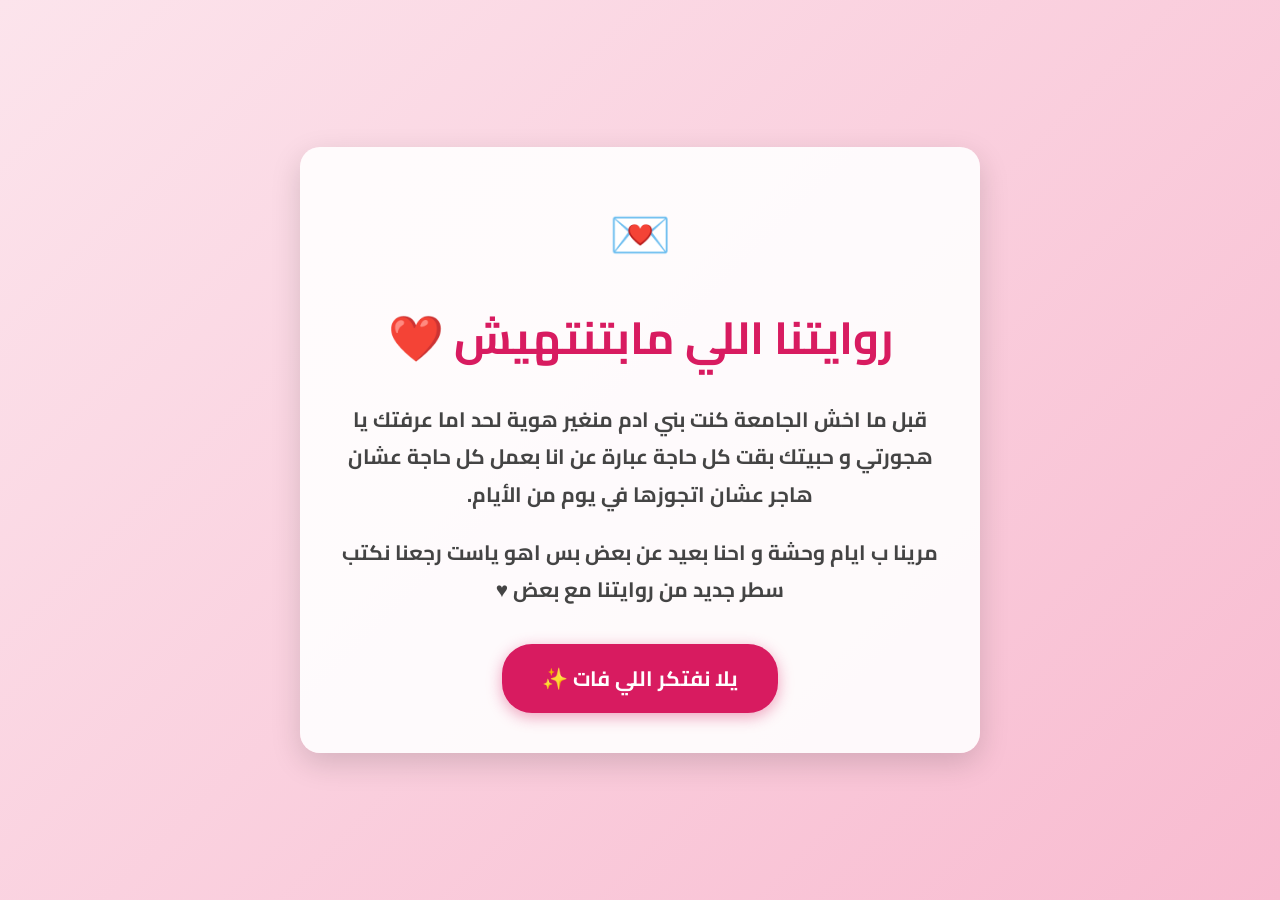
<file: welcome.html>
<!DOCTYPE html>
<html lang="ar" dir="rtl">
<head>
    <meta charset="UTF-8">
    <meta name="viewport" content="width=device-width, initial-scale=1.0">
    <title>ذكرياتنا الحلوة - أحمد وهاجر</title>
    <link href="https://fonts.googleapis.com/css2?family=Cairo:wght@400;700&display=swap" rel="stylesheet">
    <style>
        body {
            font-family: 'Cairo', sans-serif;
            background: linear-gradient(135deg, #fce4ec, #f8bbd0);
            margin: 0;
            height: 100vh;
            display: flex;
            align-items: center;
            justify-content: center;
            padding: 20px;
            box-sizing: border-box;
        }
        .header-card {
            background: rgba(255, 255, 255, 0.9);
            padding: 40px;
            border-radius: 20px;
            box-shadow: 0 10px 30px rgba(0,0,0,0.15);
            max-width: 600px;
            text-align: center;
        }
        .header-card h1 {
            color: #d81b60;
            font-size: 2.8em;
            margin-bottom: 10px;
            margin-top: 0;
        }
        .header-card p {
            font-size: 1.3em;
            color: #444;
            margin-bottom: 15px;
            line-height: 1.8;
            font-weight: bold;
        }
        .start-btn {
            display: inline-block;
            margin-top: 20px;
            padding: 15px 40px;
            background-color: #d81b60;
            color: white;
            text-decoration: none;
            border-radius: 30px;
            font-weight: bold;
            font-size: 1.3em;
            box-shadow: 0 4px 15px rgba(216,27,96,0.4);
            transition: transform 0.3s ease, background 0.3s ease;
        }
        .start-btn:hover {
            background-color: #ad1457;
            transform: translateY(-3px);
        }
        .heart-icon {
            font-size: 50px;
            margin-bottom: 15px;
            animation: float 2s ease-in-out infinite;
        }
        @keyframes float {
            0% { transform: translateY(0px); }
            50% { transform: translateY(-10px); }
            100% { transform: translateY(0px); }
        }
    </style>
</head>
<body>

    <div class="header-card">
        <div class="heart-icon">💌</div>
        
        <h1>روايتنا اللي مابتنتهيش ❤️</h1>
        
        <p>قبل ما اخش الجامعة كنت بني ادم منغير هوية لحد اما عرفتك يا هجورتي و حبيتك بقت كل حاجة عبارة عن انا بعمل كل حاجة عشان هاجر عشان اتجوزها في يوم من الأيام.</p>
        
        <p>مرينا ب ايام وحشة و احنا بعيد عن بعض بس اهو ياست رجعنا نكتب سطر جديد من روايتنا مع بعض ♥</p>
        
        <a href="page1.html" class="start-btn">يلا نفتكر اللي فات ✨</a>
    </div>

</body>
</html>
</file>
